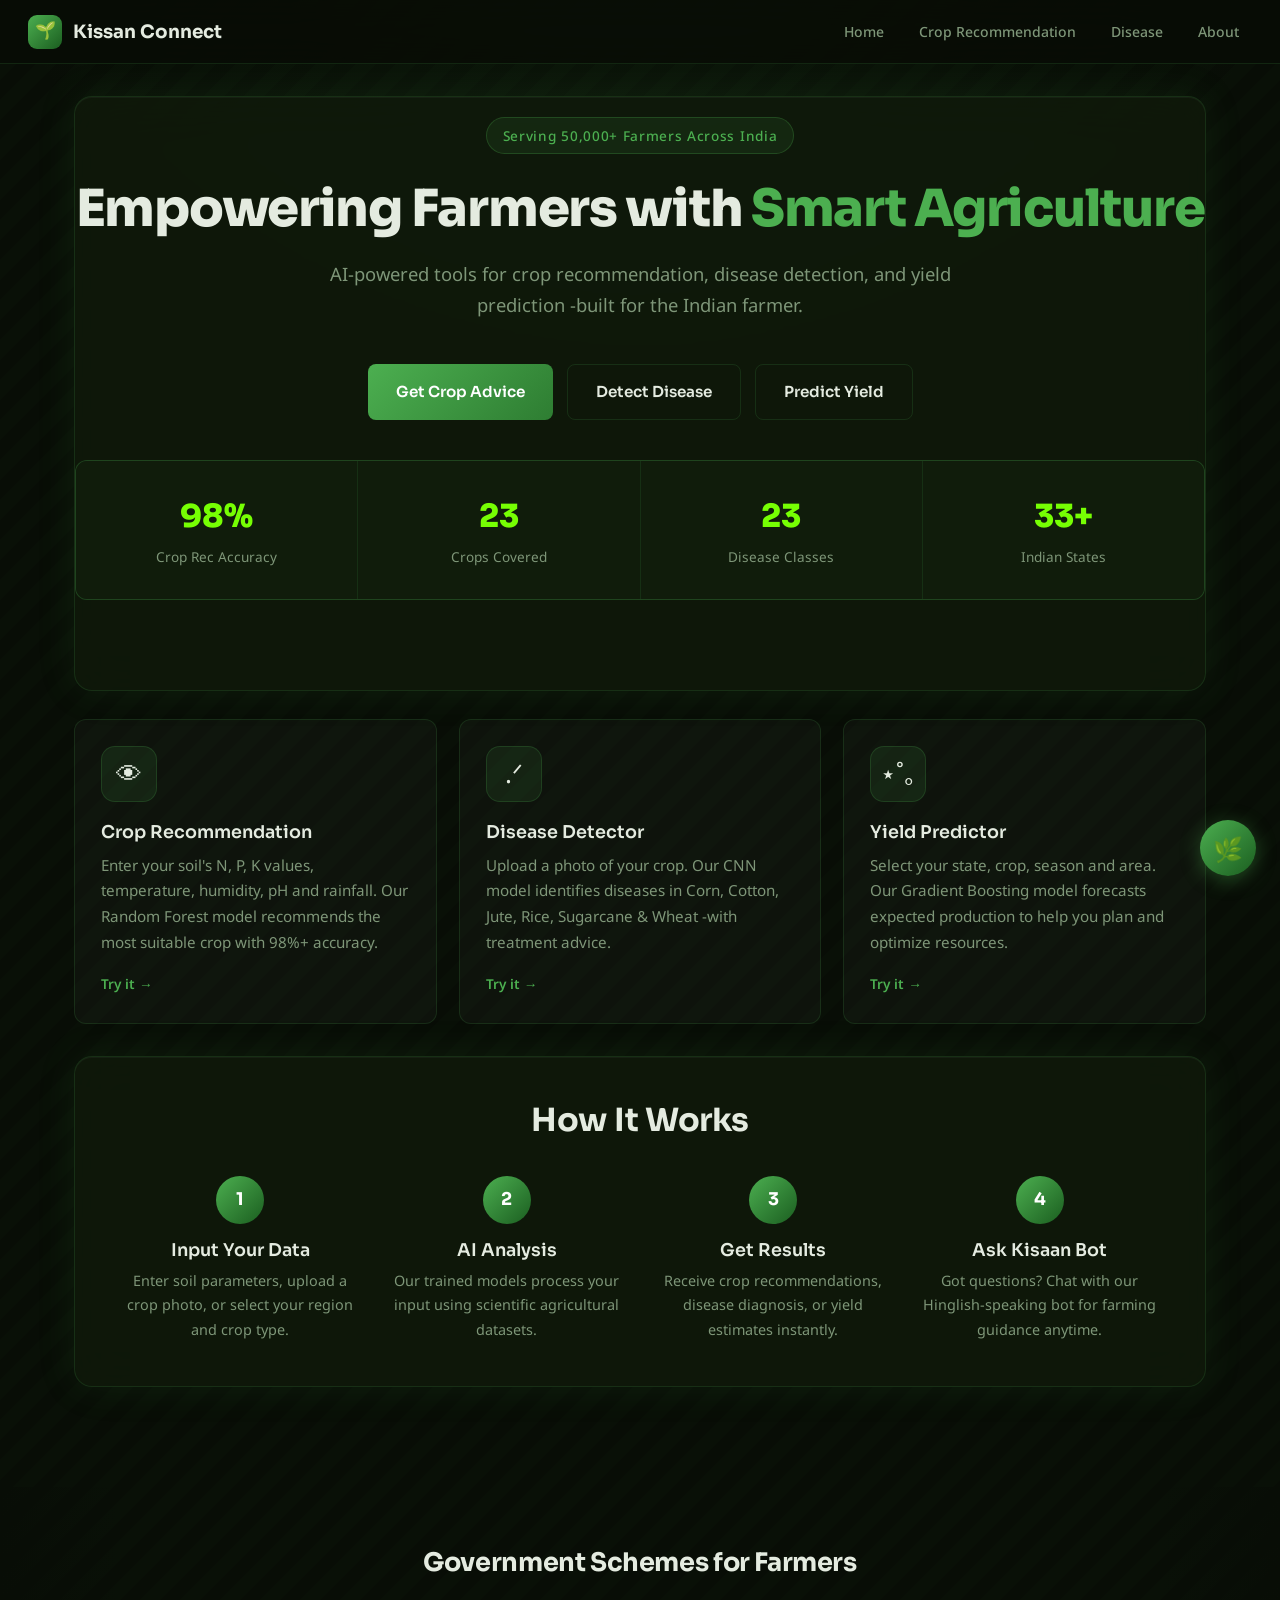
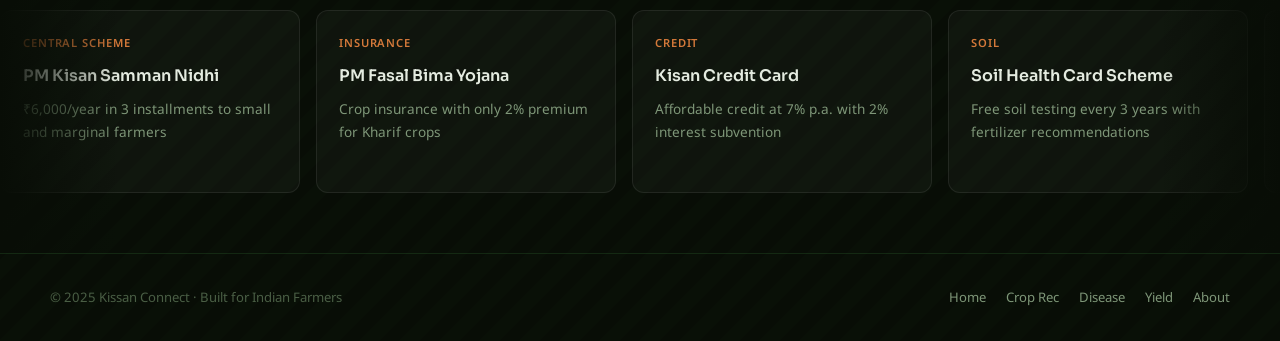
<file: templates/index.html>
<!DOCTYPE html>
<html lang="en">

<head>
  <meta charset="UTF-8">
  <meta name="viewport" content="width=device-width, initial-scale=1.0">
  <title>Kissan Connect  -Smart Agriculture for Indian Farmers</title>
  <link rel="stylesheet" href="/static/css/global.css">
  <style>
    .hero {
      text-align: center;
      padding: 20px 0 50px;
    }

    .hero-tag {
      display: inline-flex;
      align-items: center;
      gap: 8px;
      padding: 6px 16px;
      border-radius: 100px;
      background: rgba(76, 175, 80, 0.1);
      border: 1px solid rgba(76, 175, 80, 0.25);
      color: var(--accent-green);
      font-size: 0.85rem;
      font-weight: 500;
      margin-bottom: 24px;
      letter-spacing: 0.05em;
    }

    .hero h1 span {
      color: var(--accent-green);
    }

    .hero p {
      font-size: 1.15rem;
      color: var(--text-muted);
      max-width: 640px;
      margin: 0 auto 44px;
    }

    .cta-group {
      display: flex;
      gap: 14px;
      justify-content: center;
      flex-wrap: wrap;
    }

    .btn-outline {
      display: inline-flex;
      align-items: center;
      gap: 8px;
      padding: 14px 28px;
      border-radius: 8px;
      border: 1px solid var(--glass-border);
      color: var(--text-main);
      font-family: 'Sora', sans-serif;
      font-weight: 600;
      font-size: 0.95rem;
      text-decoration: none;
      transition: var(--transition);
    }

    .btn-outline:hover {
      border-color: var(--accent-green);
      color: var(--accent-green);
      background: rgba(76, 175, 80, 0.06);
    }

    .btn-solid {
      display: inline-flex;
      align-items: center;
      gap: 8px;
      padding: 14px 28px;
      border-radius: 8px;
      background: linear-gradient(135deg, var(--accent-green), #2e7d32);
      color: #fff;
      font-family: 'Sora', sans-serif;
      font-weight: 600;
      font-size: 0.95rem;
      text-decoration: none;
      transition: var(--transition);
    }

    .btn-solid:hover {
      transform: translateY(-2px);
      box-shadow: 0 8px 24px rgba(76, 175, 80, 0.35);
    }

    .feature-card {
      cursor: pointer;
      position: relative;
      overflow: hidden;
    }

    .feature-card::after {
      content: '';
      position: absolute;
      inset: 0;
      border-radius: var(--radius-md);
      background: linear-gradient(135deg, rgba(76, 175, 80, 0.05), transparent);
      opacity: 0;
      transition: opacity 0.3s;
    }

    .feature-card:hover::after {
      opacity: 1;
    }

    .feature-card:focus {
      outline: 2px solid var(--accent-green);
      outline-offset: 3px;
    }

    .feat-icon {
      width: 56px;
      height: 56px;
      border-radius: 14px;
      background: rgba(76, 175, 80, 0.1);
      border: 1px solid rgba(76, 175, 80, 0.2);
      display: flex;
      align-items: center;
      justify-content: center;
      font-size: 26px;
      margin-bottom: 20px;
      transition: var(--transition);
    }

    .feature-card:hover .feat-icon {
      background: rgba(76, 175, 80, 0.18);
      transform: scale(1.08);
    }

    .feat-arrow {
      display: inline-flex;
      align-items: center;
      gap: 6px;
      color: var(--accent-green);
      font-size: 0.85rem;
      font-weight: 600;
      margin-top: 16px;
      transition: var(--transition);
    }

    .feature-card:hover .feat-arrow {
      gap: 10px;
    }

    /* Stats bar */
    .stats-bar {
      display: grid;
      grid-template-columns: repeat(auto-fit, minmax(160px, 1fr));
      gap: 1px;
      background: var(--glass-border);
      border-radius: var(--radius-md);
      overflow: hidden;
      margin: 40px 0;
      border: 1px solid var(--glass-border);
    }

    .stat-cell {
      background: var(--bg-panel);
      padding: 28px 20px;
      text-align: center;
    }

    .stat-num {
      font-family: 'Sora', sans-serif;
      font-size: 2rem;
      font-weight: 800;
      color: var(--accent-neon);
      display: block;
    }

    .stat-lbl {
      color: var(--text-muted);
      font-size: 0.85rem;
    }

    /* Scheme ticker */
    .scheme-section {
      padding: 60px 0;
      overflow: hidden;
      position: relative;
    }

    .scheme-section::before,
    .scheme-section::after {
      content: '';
      position: absolute;
      top: 0;
      bottom: 0;
      width: 120px;
      z-index: 2;
    }

    .scheme-section::before {
      left: 0;
      background: linear-gradient(to right, var(--bg-deep), transparent);
    }

    .scheme-section::after {
      right: 0;
      background: linear-gradient(to left, var(--bg-deep), transparent);
    }

    .scheme-section h2 {
      text-align: center;
      margin-bottom: 32px;
      font-size: 1.6rem;
    }

    .ticker-wrap {
      overflow: hidden;
    }

    .ticker-track {
      display: flex;
      width: max-content;
      gap: 16px;
      animation: ticker 45s linear infinite;
    }

    .ticker-track:hover {
      animation-play-state: paused;
    }

    @keyframes ticker {
      from {
        transform: translateX(0);
      }

      to {
        transform: translateX(-50%);
      }
    }

    .scheme-card {
      width: 300px;
      flex-shrink: 0;
      padding: 22px;
      background: rgba(255, 255, 255, 0.03);
      border: 1px solid rgba(255, 255, 255, 0.08);
      border-radius: var(--radius-md);
      transition: var(--transition);
    }

    .scheme-card:hover {
      border-color: rgba(76, 175, 80, 0.35);
      background: rgba(76, 175, 80, 0.04);
    }

    .scheme-badge {
      font-size: 0.7rem;
      font-weight: 600;
      letter-spacing: 0.08em;
      text-transform: uppercase;
      color: var(--accent-terra);
      margin-bottom: 10px;
      display: block;
    }

    .scheme-name {
      font-family: 'Sora', sans-serif;
      font-weight: 600;
      font-size: 1rem;
      margin-bottom: 8px;
    }

    .scheme-desc {
      font-size: 0.85rem;
      color: var(--text-muted);
    }

    /* How it works */
    .steps {
      display: grid;
      grid-template-columns: repeat(auto-fit, minmax(220px, 1fr));
      gap: 24px;
      margin-top: 36px;
    }

    .step {
      text-align: center;
    }

    .step-num {
      width: 48px;
      height: 48px;
      border-radius: 50%;
      background: linear-gradient(135deg, var(--accent-green), #1b5e20);
      color: #fff;
      font-family: 'Sora', sans-serif;
      font-weight: 700;
      font-size: 1.1rem;
      display: flex;
      align-items: center;
      justify-content: center;
      margin: 0 auto 16px;
    }
  </style>
</head>

<body>
  <script src="/static/js/navbar-component.js"></script>

  <div class="main-container">
    <!-- HERO -->
    <div class="glass-panel hero">
      <div class="hero-tag">   Serving 50,000+ Farmers Across India</div>
      <h1>Empowering Farmers with <span>Smart Agriculture</span></h1>
      <p>AI-powered tools for crop recommendation, disease detection, and yield prediction  -built for the Indian
        farmer.</p>
      <div class="cta-group">
        <a href="/crop-predictor" class="btn-solid">Get Crop Advice</a>
        <a href="/disease-predictor" class="btn-outline">Detect Disease</a>
        <a href="/yield-predictor" class="btn-outline">Predict Yield</a>
      </div>

      <!-- Stats -->
      <div class="stats-bar">
        <div class="stat-cell"><span class="stat-num">98%</span><span class="stat-lbl">Crop Rec Accuracy</span></div>
        <div class="stat-cell"><span class="stat-num">23</span><span class="stat-lbl">Crops Covered</span></div>
        <div class="stat-cell"><span class="stat-num">23</span><span class="stat-lbl">Disease Classes</span></div>
        <div class="stat-cell"><span class="stat-num">33+</span><span class="stat-lbl">Indian States</span></div>
      </div>
    </div>

    <!-- FEATURES -->
    <div class="grid-3">
      <div class="glass-card feature-card" tabindex="0" onclick="location.href='/crop-predictor'"
        onkeypress="if(event.key==='Enter')location.href='/crop-predictor'">
        <div class="feat-icon"> 👁 </div>
        <h3>Crop Recommendation</h3>
        <p style="color:var(--text-muted); margin-top:10px; font-size:0.95rem;">
          Enter your soil's N, P, K values, temperature, humidity, pH and rainfall. Our Random Forest model recommends
          the most suitable crop with 98%+ accuracy.
        </p>
        <div class="feat-arrow">Try it →</div>
      </div>
      <div class="glass-card feature-card" tabindex="0" onclick="location.href='/disease-predictor'"
        onkeypress="if(event.key==='Enter')location.href='/disease-predictor'">
        <div class="feat-icon"> .ᐟ </div>
        <h3>Disease Detector</h3>
        <p style="color:var(--text-muted); margin-top:10px; font-size:0.95rem;">
          Upload a photo of your crop. Our CNN model identifies diseases in Corn, Cotton, Jute, Rice, Sugarcane & Wheat
           -with treatment advice.
        </p>
        <div class="feat-arrow">Try it →</div>
      </div>
      <div class="glass-card feature-card" tabindex="0" onclick="location.href='/yield-predictor'"
        onkeypress="if(event.key==='Enter')location.href='/yield-predictor'">
        <div class="feat-icon"> ⋆˚｡ </div>
        <h3>Yield Predictor</h3>
        <p style="color:var(--text-muted); margin-top:10px; font-size:0.95rem;">
          Select your state, crop, season and area. Our Gradient Boosting model forecasts expected production to help
          you plan and optimize resources.
        </p>
        <div class="feat-arrow">Try it →</div>
      </div>
    </div>

    <!-- HOW IT WORKS -->
    <div class="glass-panel" style="margin-top:32px;">
      <h2 style="text-align:center;">How It Works</h2>
      <div class="steps">
        <div class="step">
          <div class="step-num">1</div>
          <h3>Input Your Data</h3>
          <p style="color:var(--text-muted); margin-top:8px; font-size:0.9rem;">Enter soil parameters, upload a crop
            photo, or select your region and crop type.</p>
        </div>
        <div class="step">
          <div class="step-num">2</div>
          <h3>AI Analysis</h3>
          <p style="color:var(--text-muted); margin-top:8px; font-size:0.9rem;">Our trained models process your input
            using scientific agricultural datasets.</p>
        </div>
        <div class="step">
          <div class="step-num">3</div>
          <h3>Get Results</h3>
          <p style="color:var(--text-muted); margin-top:8px; font-size:0.9rem;">Receive crop recommendations, disease
            diagnosis, or yield estimates instantly.</p>
        </div>
        <div class="step">
          <div class="step-num">4</div>
          <h3>Ask Kisaan Bot</h3>
          <p style="color:var(--text-muted); margin-top:8px; font-size:0.9rem;">Got questions? Chat with our
            Hinglish-speaking bot for farming guidance anytime.</p>
        </div>
      </div>
    </div>
  </div>

  <!-- SCHEMES TICKER -->
  <div class="scheme-section">
    <h2>Government Schemes for Farmers</h2>
    <div class="ticker-wrap">
      <div class="ticker-track">
        <!-- First set -->
        <div class="scheme-card"><span class="scheme-badge">Central Scheme</span>
          <div class="scheme-name">PM Kisan Samman Nidhi</div>
          <div class="scheme-desc">₹6,000/year in 3 installments to small and marginal farmers</div>
        </div>
        <div class="scheme-card"><span class="scheme-badge">Insurance</span>
          <div class="scheme-name">PM Fasal Bima Yojana</div>
          <div class="scheme-desc">Crop insurance with only 2% premium for Kharif crops</div>
        </div>
        <div class="scheme-card"><span class="scheme-badge">Credit</span>
          <div class="scheme-name">Kisan Credit Card</div>
          <div class="scheme-desc">Affordable credit at 7% p.a. with 2% interest subvention</div>
        </div>
        <div class="scheme-card"><span class="scheme-badge">Soil</span>
          <div class="scheme-name">Soil Health Card Scheme</div>
          <div class="scheme-desc">Free soil testing every 3 years with fertilizer recommendations</div>
        </div>
        <div class="scheme-card"><span class="scheme-badge">Organic</span>
          <div class="scheme-name">Paramparagat Krishi Vikas</div>
          <div class="scheme-desc">₹50,000/hectare support for organic farming practices</div>
        </div>
        <div class="scheme-card"><span class="scheme-badge">Market</span>
          <div class="scheme-name">eNAM  -National Agri Market</div>
          <div class="scheme-desc">Online platform connecting farmers to 1000+ mandis across India</div>
        </div>
        <div class="scheme-card"><span class="scheme-badge">Irrigation</span>
          <div class="scheme-name">PM Krishi Sinchayee Yojana</div>
          <div class="scheme-desc">"Har Khet Ko Pani"  -irrigation access to every farm</div>
        </div>
        <div class="scheme-card"><span class="scheme-badge">Storage</span>
          <div class="scheme-name">Pradhan Mantri Kisan SAMPADA</div>
          <div class="scheme-desc">Cold chain infrastructure and food processing support</div>
        </div>
        <!-- Duplicate for infinite scroll -->
        <div class="scheme-card"><span class="scheme-badge">Central Scheme</span>
          <div class="scheme-name">PM Kisan Samman Nidhi</div>
          <div class="scheme-desc">₹6,000/year in 3 installments to small and marginal farmers</div>
        </div>
        <div class="scheme-card"><span class="scheme-badge">Insurance</span>
          <div class="scheme-name">PM Fasal Bima Yojana</div>
          <div class="scheme-desc">Crop insurance with only 2% premium for Kharif crops</div>
        </div>
        <div class="scheme-card"><span class="scheme-badge">Credit</span>
          <div class="scheme-name">Kisan Credit Card</div>
          <div class="scheme-desc">Affordable credit at 7% p.a. with 2% interest subvention</div>
        </div>
        <div class="scheme-card"><span class="scheme-badge">Soil</span>
          <div class="scheme-name">Soil Health Card Scheme</div>
          <div class="scheme-desc">Free soil testing every 3 years with fertilizer recommendations</div>
        </div>
        <div class="scheme-card"><span class="scheme-badge">Organic</span>
          <div class="scheme-name">Paramparagat Krishi Vikas</div>
          <div class="scheme-desc">₹50,000/hectare support for organic farming practices</div>
        </div>
        <div class="scheme-card"><span class="scheme-badge">Market</span>
          <div class="scheme-name">eNAM  -National Agri Market</div>
          <div class="scheme-desc">Online platform connecting farmers to 1000+ mandis across India</div>
        </div>
        <div class="scheme-card"><span class="scheme-badge">Irrigation</span>
          <div class="scheme-name">PM Krishi Sinchayee Yojana</div>
          <div class="scheme-desc">"Har Khet Ko Pani"  -irrigation access to every farm</div>
        </div>
        <div class="scheme-card"><span class="scheme-badge">Storage</span>
          <div class="scheme-name">Pradhan Mantri Kisan SAMPADA</div>
          <div class="scheme-desc">Cold chain infrastructure and food processing support</div>
        </div>
      </div>
    </div>
  </div>

  <script src="/static/js/fretbot-chat-widget.js"></script>

  <!-- Footer -->
  <footer>
    <div class="footer-inner">
      <span>© 2025 Kissan Connect · Built for Indian Farmers</span>
      <span style="display:flex;gap:20px;">
        <a href="/">Home</a>
        <a href="/crop-predictor">Crop Rec</a>
        <a href="/disease-predictor">Disease</a>
        <a href="/yield-predictor">Yield</a>
        <a href="/about">About</a>
      </span>
    </div>
  </footer>

</body>

</html>
</file>
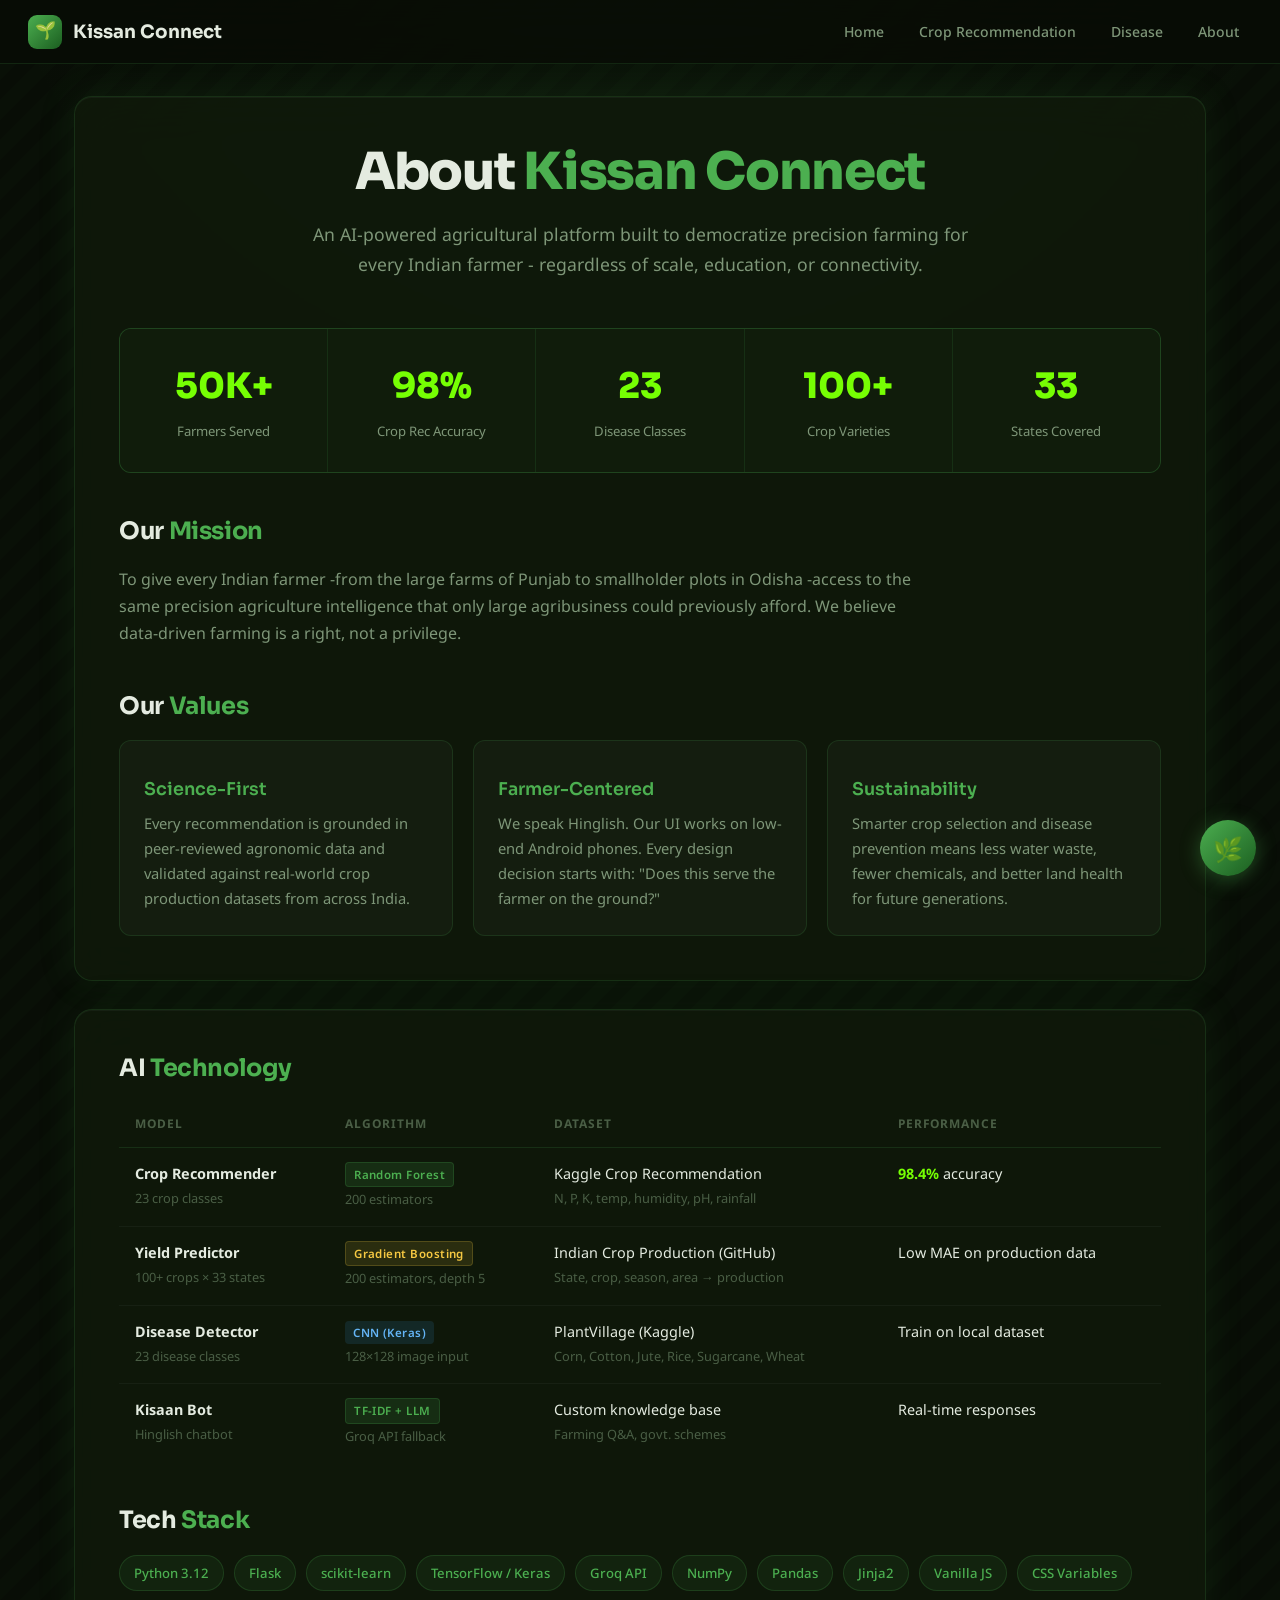
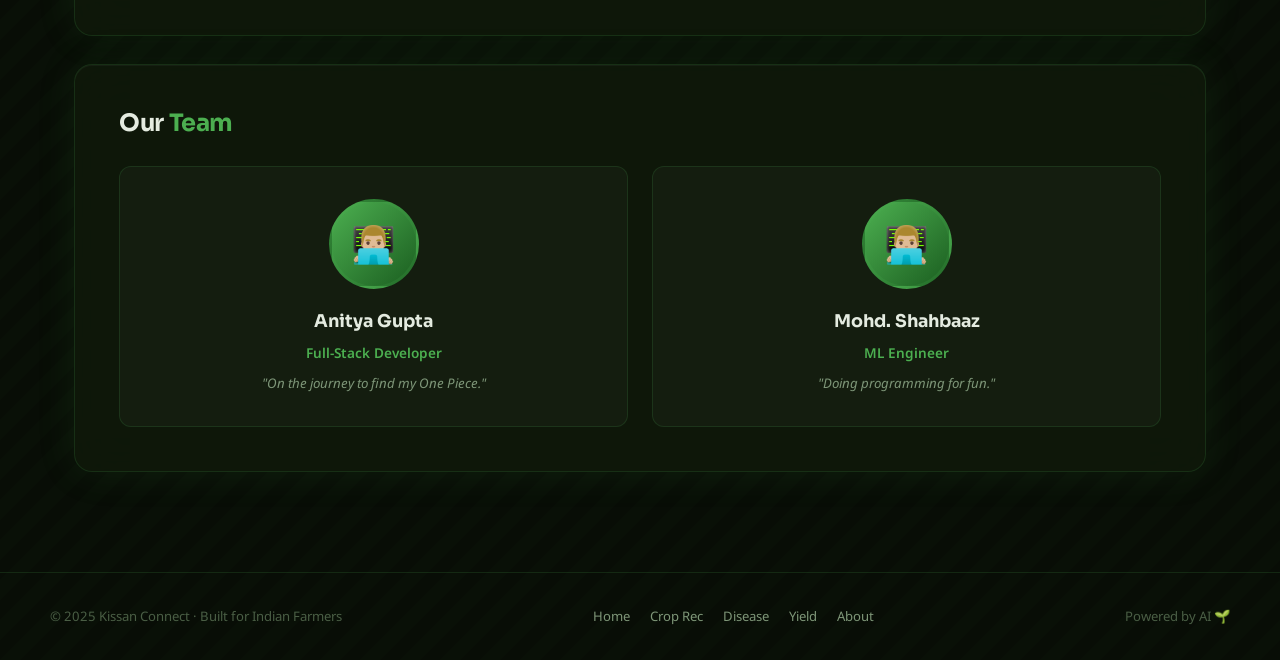
<file: templates/about.html>
<!DOCTYPE html>
<html lang="en">

<head>
  <meta charset="UTF-8">
  <meta name="viewport" content="width=device-width, initial-scale=1.0">
  <title>About  -Kissan Connect</title>
  <link rel="stylesheet" href="/static/css/global.css">
  <style>
    .hero-about {
      text-align: center;
      margin-bottom: 48px;
    }

    .hero-about p {
      color: var(--text-muted);
      max-width: 680px;
      margin: 0 auto;
      font-size: 1.1rem;
    }

    .stat-grid {
      display: grid;
      grid-template-columns: repeat(auto-fit, minmax(150px, 1fr));
      gap: 1px;
      background: var(--glass-border);
      border: 1px solid var(--glass-border);
      border-radius: var(--radius-md);
      overflow: hidden;
      margin: 40px 0;
    }

    .stat-cell {
      background: var(--bg-panel);
      padding: 28px 16px;
      text-align: center;
    }

    .stat-n {
      font-family: 'Sora', sans-serif;
      font-size: 2.2rem;
      font-weight: 800;
      color: var(--accent-neon);
      display: block;
    }

    .stat-l {
      color: var(--text-muted);
      font-size: 0.82rem;
      margin-top: 4px;
    }

    .section-title {
      font-size: 1.5rem;
      color: var(--text-main);
      margin: 44px 0 20px;
    }

    .section-title span {
      color: var(--accent-green);
    }

    .value-grid {
      display: grid;
      grid-template-columns: repeat(auto-fit, minmax(240px, 1fr));
      gap: 20px;
    }

    .value-card {
      padding: 24px;
    }

    .value-icon {
      font-size: 32px;
      margin-bottom: 14px;
    }

    .value-card h3 {
      color: var(--accent-green);
      margin-bottom: 10px;
    }

    .value-card p {
      color: var(--text-muted);
      font-size: 0.92rem;
    }

    .tech-list {
      display: flex;
      flex-wrap: wrap;
      gap: 10px;
      margin-top: 16px;
    }

    .tech-pill {
      padding: 6px 14px;
      border-radius: 100px;
      font-size: 0.82rem;
      font-weight: 500;
      background: rgba(76, 175, 80, 0.08);
      border: 1px solid rgba(76, 175, 80, 0.2);
      color: var(--accent-green);
    }

    .team-grid {
      display: grid;
      grid-template-columns: repeat(auto-fit, minmax(220px, 1fr));
      gap: 24px;
      margin-top: 28px;
    }

    .team-card {
      text-align: center;
      padding: 32px 20px;
    }

    .team-avatar {
      width: 90px;
      height: 90px;
      border-radius: 50%;
      margin: 0 auto 18px;
      background: linear-gradient(135deg, var(--accent-green), #1b5e20);
      display: flex;
      align-items: center;
      justify-content: center;
      font-size: 36px;
      border: 3px solid var(--glass-border);
    }

    .team-name {
      font-family: 'Sora', sans-serif;
      font-weight: 700;
      font-size: 1.1rem;
      margin-bottom: 4px;
    }

    .team-role {
      color: var(--accent-green);
      font-size: 0.85rem;
      font-weight: 600;
      margin-bottom: 8px;
    }

    .team-bio {
      color: var(--text-muted);
      font-size: 0.83rem;
      font-style: italic;
    }

    .model-table {
      width: 100%;
      border-collapse: collapse;
      margin-top: 20px;
      font-size: 0.9rem;
    }

    .model-table th {
      text-align: left;
      padding: 12px 16px;
      color: var(--text-dim);
      font-size: 0.75rem;
      text-transform: uppercase;
      letter-spacing: 0.08em;
      border-bottom: 1px solid var(--glass-border);
    }

    .model-table td {
      padding: 14px 16px;
      border-bottom: 1px solid rgba(255, 255, 255, 0.04);
      color: var(--text-main);
      vertical-align: top;
    }

    .model-table tr:last-child td {
      border-bottom: none;
    }

    .badge {
      display: inline-block;
      padding: 2px 8px;
      border-radius: 4px;
      font-size: 0.72rem;
      font-weight: 600;
    }

    .badge-green {
      background: rgba(76, 175, 80, 0.15);
      color: var(--accent-green);
    }

    .badge-gold {
      background: rgba(245, 200, 66, 0.12);
      color: var(--accent-gold);
    }

    .badge-blue {
      background: rgba(66, 165, 245, 0.12);
      color: #64b5f6;
    }
  </style>
</head>

<body>
  <script src="/static/js/navbar-component.js"></script>

  <div class="main-container">
    <!-- HERO -->
    <div class="glass-panel">
      <div class="hero-about">
        <h1>About <span style="color:var(--accent-green)">Kissan Connect</span></h1>
        <p>An AI-powered agricultural platform built to democratize precision farming for every Indian farmer -
          regardless of scale, education, or connectivity.</p>
      </div>

      <div class="stat-grid">
        <div class="stat-cell"><span class="stat-n">50K+</span><span class="stat-l">Farmers Served</span></div>
        <div class="stat-cell"><span class="stat-n">98%</span><span class="stat-l">Crop Rec Accuracy</span></div>
        <div class="stat-cell"><span class="stat-n">23</span><span class="stat-l">Disease Classes</span></div>
        <div class="stat-cell"><span class="stat-n">100+</span><span class="stat-l">Crop Varieties</span></div>
        <div class="stat-cell"><span class="stat-n">33</span><span class="stat-l">States Covered</span></div>
      </div>

      <h2 class="section-title">Our <span>Mission</span></h2>
      <p style="color:var(--text-muted); max-width:800px;">
        To give every Indian farmer  -from the large farms of Punjab to smallholder plots in Odisha  -access to the same
        precision agriculture intelligence that only large agribusiness could previously afford. We believe data-driven
        farming is a right, not a privilege.
      </p>

      <h2 class="section-title">Our <span>Values</span></h2>
      <div class="value-grid">
        <div class="glass-card value-card">
          <div class="value-icon"> </div>
          <h3>Science-First</h3>
          <p>Every recommendation is grounded in peer-reviewed agronomic data and validated against real-world crop
            production datasets from across India.</p>
        </div>
        <div class="glass-card value-card">
          <div class="value-icon">  </div>
          <h3>Farmer-Centered</h3>
          <p>We speak Hinglish. Our UI works on low-end Android phones. Every design decision starts with: "Does this
            serve the farmer on the ground?"</p>
        </div>
        <div class="glass-card value-card">
          <div class="value-icon">  </div>
          <h3>Sustainability</h3>
          <p>Smarter crop selection and disease prevention means less water waste, fewer chemicals, and better land
            health for future generations.</p>
        </div>
      </div>
    </div>

    <!-- TECHNOLOGY -->
    <div class="glass-panel">
      <h2 class="section-title" style="margin-top:0;">AI <span>Technology</span></h2>
      <table class="model-table">
        <thead>
          <tr>
            <th>Model</th>
            <th>Algorithm</th>
            <th>Dataset</th>
            <th>Performance</th>
          </tr>
        </thead>
        <tbody>
          <tr>
            <td><strong>Crop Recommender</strong><br><span style="color:var(--text-dim);font-size:0.8rem;">23 crop
                classes</span></td>
            <td><span class="badge badge-green">Random Forest</span><br><span
                style="color:var(--text-dim);font-size:0.8rem;">200 estimators</span></td>
            <td>Kaggle Crop Recommendation<br><span style="color:var(--text-dim);font-size:0.8rem;">N, P, K, temp,
                humidity, pH, rainfall</span></td>
            <td><strong style="color:var(--accent-neon);">98.4%</strong> accuracy</td>
          </tr>
          <tr>
            <td><strong>Yield Predictor</strong><br><span style="color:var(--text-dim);font-size:0.8rem;">100+ crops ×
                33 states</span></td>
            <td><span class="badge badge-gold">Gradient Boosting</span><br><span
                style="color:var(--text-dim);font-size:0.8rem;">200 estimators, depth 5</span></td>
            <td>Indian Crop Production (GitHub)<br><span style="color:var(--text-dim);font-size:0.8rem;">State, crop,
                season, area → production</span></td>
            <td>Low MAE on production data</td>
          </tr>
          <tr>
            <td><strong>Disease Detector</strong><br><span style="color:var(--text-dim);font-size:0.8rem;">23 disease
                classes</span></td>
            <td><span class="badge badge-blue">CNN (Keras)</span><br><span
                style="color:var(--text-dim);font-size:0.8rem;">128×128 image input</span></td>
            <td>PlantVillage (Kaggle)<br><span style="color:var(--text-dim);font-size:0.8rem;">Corn, Cotton, Jute, Rice,
                Sugarcane, Wheat</span></td>
            <td>Train on local dataset</td>
          </tr>
          <tr>
            <td><strong>Kisaan Bot</strong><br><span style="color:var(--text-dim);font-size:0.8rem;">Hinglish
                chatbot</span></td>
            <td><span class="badge badge-green">TF-IDF + LLM</span><br><span
                style="color:var(--text-dim);font-size:0.8rem;">Groq API fallback</span></td>
            <td>Custom knowledge base<br><span style="color:var(--text-dim);font-size:0.8rem;">Farming Q&amp;A, govt.
                schemes</span></td>
            <td>Real-time responses</td>
          </tr>
        </tbody>
      </table>

      <h2 class="section-title">Tech <span>Stack</span></h2>
      <div class="tech-list">
        <span class="tech-pill">Python 3.12</span>
        <span class="tech-pill">Flask</span>
        <span class="tech-pill">scikit-learn</span>
        <span class="tech-pill">TensorFlow / Keras</span>
        <span class="tech-pill">Groq API</span>
        <span class="tech-pill">NumPy</span>
        <span class="tech-pill">Pandas</span>
        <span class="tech-pill">Jinja2</span>
        <span class="tech-pill">Vanilla JS</span>
        <span class="tech-pill">CSS Variables</span>
      </div>
    </div>

    <!-- TEAM -->
    <div class="glass-panel">
      <h2 class="section-title" style="margin-top:0;">Our <span>Team</span></h2>
      <div class="team-grid">
        <div class="glass-card team-card">
          <div class="team-avatar">👨🏼‍💻</div>
          <div class="team-name">Anitya Gupta</div>
          <div class="team-role">Full-Stack Developer</div>
          <div class="team-bio">"On the journey to find my One Piece."</div>
        </div>
        <div class="glass-card team-card">
          <div class="team-avatar">👨🏼‍💻</div>
          <div class="team-name">Mohd. Shahbaaz</div>
          <div class="team-role">ML Engineer</div>
          <div class="team-bio">"Doing programming for fun."</div>
        </div>
      </div>
    </div>
  </div>

  <script src="/static/js/fretbot-chat-widget.js"></script>

  <!-- Footer -->
  <footer>
    <div class="footer-inner">
      <span>© 2025 Kissan Connect · Built for Indian Farmers</span>
      <span style="display:flex;gap:20px;">
        <a href="/">Home</a>
        <a href="/crop-predictor">Crop Rec</a>
        <a href="/disease-predictor">Disease</a>
        <a href="/yield-predictor">Yield</a>
        <a href="/about">About</a>
      </span>
      <span>Powered by AI 🌱</span>
    </div>
  </footer>

</body>

</html>
</file>
<file: static/css/global.css>
/* ═══════════════════════════════════════════════════════════
   KISSAN CONNECT  -Global Stylesheet v2
   Theme: Deep Forest + Terracotta
   Fonts: Sora (display) · Noto Sans (body)
═══════════════════════════════════════════════════════════ */

@import url('https://fonts.googleapis.com/css2?family=Sora:wght@300;400;500;600;700;800&family=Noto+Sans:ital,wght@0,300;0,400;0,500;0,600;1,400&display=swap');

/* ── Tokens ── */
:root {
  --bg-deep:      #080d06;
  --bg-mid:       #0f1a0b;
  --bg-panel:     rgba(15,26,11,0.88);
  --accent-green: #4caf50;
  --accent-light: #81c784;
  --accent-neon:  #76ff03;
  --accent-terra: #d4793a;
  --accent-gold:  #f5c842;
  --text-main:    #e4ebe0;
  --text-muted:   #7e9678;
  --text-dim:     #4a5e45;
  --glass-border: rgba(76,175,80,0.16);
  --glass-bg:     rgba(255,255,255,0.028);
  --glow:         0 0 40px rgba(76,175,80,0.10);
  --radius-lg:    18px;
  --radius-md:    12px;
  --radius-sm:    8px;
  --ease:         cubic-bezier(0.4,0,0.2,1);
  --transition:   all 0.26s var(--ease);
}

/* ── Reset ── */
*,*::before,*::after { box-sizing:border-box; margin:0; padding:0; }
html { scroll-behavior:smooth; -webkit-text-size-adjust:100%; }
img,svg { display:block; max-width:100%; }
button { font-family:inherit; }

/* ── Body ── */
body {
  font-family:'Noto Sans',sans-serif;
  background-color:var(--bg-deep);
  color:var(--text-main);
  min-height:100vh;
  line-height:1.7;
  /* subtle grid texture */
  background-image:
    radial-gradient(ellipse 90% 50% at 50% -10%, rgba(76,175,80,0.07) 0%, transparent 60%),
    url("data:image/svg+xml,%3Csvg width='40' height='40' viewBox='0 0 40 40' xmlns='http://www.w3.org/2000/svg'%3E%3Cg fill='%234caf50' fill-opacity='0.018'%3E%3Cpath d='M0 40L40 0H20L0 20M40 40V20L20 40'/%3E%3C/g%3E%3C/svg%3E");
}

/* ── Typography ── */
h1,h2,h3,h4 { font-family:'Sora',sans-serif; line-height:1.2; }
h1 { font-size:clamp(1.9rem,5vw,3.2rem); font-weight:800; letter-spacing:-0.025em; margin-bottom:18px; }
h2 { font-size:clamp(1.4rem,3vw,2rem);   font-weight:700; letter-spacing:-0.015em; }
h3 { font-size:1.1rem; font-weight:600; }
p  { color:var(--text-muted); }

/* ── Layout ── */
.main-container {
  max-width:1180px;
  margin:0 auto;
  padding:96px 24px 72px;
}
@media(max-width:600px){ .main-container{ padding:84px 16px 56px; } }

/* ── Glass card / panel ── */
.glass-panel {
  background:var(--bg-panel);
  border:1px solid var(--glass-border);
  border-radius:var(--radius-lg);
  padding:44px;
  backdrop-filter:blur(24px);
  -webkit-backdrop-filter:blur(24px);
  box-shadow:var(--glow), inset 0 1px 0 rgba(255,255,255,0.04);
  margin-bottom:28px;
}
@media(max-width:600px){ .glass-panel{ padding:24px 18px; } }

.glass-card {
  background:var(--glass-bg);
  border:1px solid var(--glass-border);
  border-radius:var(--radius-md);
  padding:26px;
  transition:var(--transition);
}
.glass-card:hover {
  border-color:rgba(76,175,80,0.38);
  background:rgba(76,175,80,0.045);
  transform:translateY(-3px);
  box-shadow:0 14px 40px rgba(0,0,0,0.28), 0 0 18px rgba(76,175,80,0.08);
}

/* ── Grids ── */
.grid-3 { display:grid; grid-template-columns:repeat(auto-fit,minmax(240px,1fr)); gap:22px; }
.grid-2 { display:grid; grid-template-columns:repeat(auto-fit,minmax(260px,1fr)); gap:22px; }

/* ── Form elements ── */
label {
  display:block;
  margin-bottom:7px;
  font-size:0.875rem;
  font-weight:500;
  color:var(--text-muted);
  letter-spacing:0.01em;
}
input[type="text"],
input[type="number"],
input[type="email"],
input[type="password"],
select,
textarea {
  width:100%;
  padding:13px 16px;
  background:rgba(255,255,255,0.038);
  border:1px solid rgba(76,175,80,0.18);
  border-radius:var(--radius-sm);
  color:var(--text-main);
  font-family:'Noto Sans',sans-serif;
  font-size:0.975rem;
  transition:var(--transition);
  outline:none;
  appearance:none;
  -webkit-appearance:none;
}
input::placeholder { color:var(--text-dim); }
input:focus,select:focus,textarea:focus {
  border-color:var(--accent-green);
  background:rgba(76,175,80,0.055);
  box-shadow:0 0 0 3px rgba(76,175,80,0.11);
}
input:invalid:not(:placeholder-shown) {
  border-color:rgba(239,83,80,0.5);
}
select {
  background-image:url("data:image/svg+xml,%3Csvg xmlns='http://www.w3.org/2000/svg' width='12' height='7' viewBox='0 0 12 7'%3E%3Cpath d='M1 1l5 5 5-5' stroke='%234caf50' stroke-width='1.5' fill='none' stroke-linecap='round' stroke-linejoin='round'/%3E%3C/svg%3E");
  background-repeat:no-repeat;
  background-position:right 14px center;
  padding-right:40px;
  cursor:pointer;
}
select option { background:#152010; color:var(--text-main); }

/* ── Buttons ── */
.btn-primary {
  display:inline-flex; align-items:center; justify-content:center; gap:9px;
  width:100%; padding:15px 28px;
  background:linear-gradient(135deg,#4caf50 0%,#2e7d32 100%);
  color:#fff; border:none; border-radius:var(--radius-sm);
  font-family:'Sora',sans-serif; font-size:0.975rem; font-weight:600;
  letter-spacing:0.025em; cursor:pointer;
  transition:var(--transition); position:relative; overflow:hidden;
  box-shadow:0 2px 12px rgba(76,175,80,0.22);
}
.btn-primary::after {
  content:''; position:absolute; inset:0;
  background:linear-gradient(135deg,rgba(255,255,255,0.14),transparent 60%);
  opacity:0; transition:opacity 0.2s;
}
.btn-primary:hover::after { opacity:1; }
.btn-primary:hover { transform:translateY(-2px); box-shadow:0 8px 22px rgba(76,175,80,0.32); }
.btn-primary:active { transform:translateY(0); }
.btn-primary:disabled {
  opacity:0.42; cursor:not-allowed;
  transform:none !important; box-shadow:none !important;
}

/* ── Alerts / Error ── */
.alert-error {
  padding:13px 18px; border-radius:var(--radius-sm);
  background:rgba(239,83,80,0.09); border:1px solid rgba(239,83,80,0.28);
  color:#ef9a9a; font-size:0.9rem; margin-bottom:22px;
  display:flex; align-items:flex-start; gap:10px;
}
.alert-error::before { content:'⚠'; flex-shrink:0; }

/* ── Spinner ── */
.spinner {
  width:36px; height:36px;
  border:3px solid rgba(255,255,255,0.07);
  border-top-color:var(--accent-green);
  border-radius:50%;
  animation:spin 0.85s linear infinite;
  margin:0 auto 10px;
}
@keyframes spin { to { transform:rotate(360deg); } }

/* ── Loading overlay ── */
.loading-block {
  display:none; text-align:center;
  padding:20px 0; color:var(--text-muted); font-size:0.88rem;
}

/* ═══════════════════════════════════════════
   NAV
═══════════════════════════════════════════ */
nav {
  position:fixed; top:0; left:0; right:0; z-index:900;
  height:64px; padding:0 28px;
  display:flex; align-items:center; justify-content:space-between;
  background:rgba(8,13,6,0.90);
  border-bottom:1px solid var(--glass-border);
  backdrop-filter:blur(22px); -webkit-backdrop-filter:blur(22px);
}
.nav-brand {
  display:flex; align-items:center; gap:11px;
  text-decoration:none;
  font-family:'Sora',sans-serif; font-weight:700; font-size:1.15rem;
  color:var(--text-main); flex-shrink:0;
}
.nav-brand .brand-icon {
  width:34px; height:34px; border-radius:9px;
  background:linear-gradient(135deg,var(--accent-green),#1b5e20);
  display:flex; align-items:center; justify-content:center; font-size:17px;
}
.nav-links { display:flex; align-items:center; gap:4px; list-style:none; }
.nav-links a {
  display:flex; align-items:center; gap:5px;
  padding:7px 13px; border-radius:var(--radius-sm);
  text-decoration:none; color:var(--text-muted);
  font-size:0.875rem; font-weight:500; transition:var(--transition);
  white-space:nowrap;
}
.nav-links a:hover  { color:var(--text-main); background:rgba(76,175,80,0.09); }
.nav-links a.active { color:var(--accent-neon); background:rgba(118,255,3,0.07); }

.nav-hamburger {
  display:none; flex-direction:column; gap:5px;
  cursor:pointer; padding:7px; border:none; background:none;
  border-radius:6px; transition:var(--transition);
}
.nav-hamburger:hover { background:rgba(255,255,255,0.06); }
.nav-hamburger span {
  display:block; width:22px; height:2px;
  background:var(--text-main); border-radius:2px; transition:var(--transition);
}
.nav-hamburger.open span:nth-child(1) { transform:translateY(7px) rotate(45deg); }
.nav-hamburger.open span:nth-child(2) { opacity:0; transform:scaleX(0); }
.nav-hamburger.open span:nth-child(3) { transform:translateY(-7px) rotate(-45deg); }

@media(max-width:780px){
  .nav-hamburger { display:flex; }
  .nav-links {
    position:fixed; top:64px; left:0; right:0;
    background:rgba(8,13,6,0.97); border-bottom:1px solid var(--glass-border);
    flex-direction:column; padding:12px; gap:2px; align-items:stretch;
    transform:translateY(-110%); opacity:0; pointer-events:none;
    transition:transform 0.28s var(--ease), opacity 0.28s var(--ease);
    backdrop-filter:blur(22px);
  }
  .nav-links.open { transform:translateY(0); opacity:1; pointer-events:all; }
  .nav-links a { padding:11px 16px; }
}

/* ═══════════════════════════════════════════
   CHAT WIDGET
═══════════════════════════════════════════ */
#chatWidget {
  position:fixed; bottom:24px; right:24px; z-index:800;
}
#chatToggle {
  width:56px; height:56px; border-radius:50%;
  background:linear-gradient(135deg,var(--accent-green),#1b5e20);
  border:none; cursor:pointer;
  display:flex; align-items:center; justify-content:center; font-size:24px;
  box-shadow:0 4px 20px rgba(76,175,80,0.38);
  transition:var(--transition); position:relative;
}
#chatToggle:hover { transform:scale(1.07); box-shadow:0 6px 28px rgba(76,175,80,0.50); }
#chatWindow {
  position:absolute; bottom:70px; right:0;
  width:348px; height:490px;
  background:var(--bg-panel);
  border:1px solid var(--glass-border);
  border-radius:var(--radius-lg);
  display:flex; flex-direction:column; overflow:hidden;
  box-shadow:0 24px 60px rgba(0,0,0,0.55);
  backdrop-filter:blur(22px);
  transform-origin:bottom right;
  transform:scale(0.88) translateY(8px);
  opacity:0; pointer-events:none;
  transition:transform 0.24s var(--ease), opacity 0.24s var(--ease);
}
#chatWindow.open { transform:scale(1) translateY(0); opacity:1; pointer-events:all; }
.chat-header {
  padding:14px 18px;
  background:rgba(76,175,80,0.07);
  border-bottom:1px solid var(--glass-border);
  display:flex; align-items:center; gap:11px; flex-shrink:0;
}
.chat-avatar {
  width:34px; height:34px; border-radius:50%; flex-shrink:0;
  background:linear-gradient(135deg,var(--accent-green),#1b5e20);
  display:flex; align-items:center; justify-content:center; font-size:16px;
}
.chat-header-info { flex:1; min-width:0; }
.chat-header-info h4 { font-size:0.9rem; font-weight:600; color:var(--text-main); margin-bottom:1px; }
.chat-online { font-size:0.72rem; color:var(--accent-green); display:flex; align-items:center; gap:4px; }
.chat-online::before {
  content:''; width:5px; height:5px;
  background:var(--accent-green); border-radius:50%; display:inline-block;
  animation:pulse 2s ease infinite;
}
@keyframes pulse {
  0%,100%{ opacity:1; } 50%{ opacity:0.4; }
}
#chatMessages {
  flex:1; overflow-y:auto; padding:14px; display:flex; flex-direction:column; gap:10px;
  scroll-behavior:smooth;
}
#chatMessages::-webkit-scrollbar { width:3px; }
#chatMessages::-webkit-scrollbar-thumb { background:var(--glass-border); border-radius:2px; }
.msg {
  max-width:88%; padding:9px 13px; border-radius:11px;
  font-size:0.855rem; line-height:1.55; animation:msgIn 0.22s var(--ease);
  word-break:break-word;
}
@keyframes msgIn { from{opacity:0;transform:translateY(6px)} to{opacity:1;transform:translateY(0)} }
.msg.bot {
  background:rgba(76,175,80,0.09); border:1px solid rgba(76,175,80,0.14);
  color:var(--text-main); border-bottom-left-radius:3px; align-self:flex-start;
}
.msg.user {
  background:rgba(212,121,58,0.14); border:1px solid rgba(212,121,58,0.18);
  color:var(--text-main); border-bottom-right-radius:3px; align-self:flex-end;
}
.msg.typing { color:var(--text-dim); font-style:italic; }
.chat-input-area {
  padding:12px 14px; border-top:1px solid var(--glass-border);
  display:flex; gap:9px; flex-shrink:0;
}
#chatInput {
  flex:1; padding:9px 13px;
  background:rgba(255,255,255,0.038); border:1px solid var(--glass-border);
  border-radius:7px; color:var(--text-main); font-size:0.855rem;
  outline:none; transition:var(--transition); resize:none;
}
#chatInput:focus { border-color:var(--accent-green); background:rgba(76,175,80,0.05); }
#chatSend {
  width:38px; height:38px; border-radius:7px;
  background:var(--accent-green); border:none; cursor:pointer;
  display:flex; align-items:center; justify-content:center; font-size:15px;
  transition:var(--transition); flex-shrink:0; align-self:flex-end;
}
#chatSend:hover { background:#66bb6a; transform:scale(1.06); }
#chatSend:disabled { opacity:0.45; cursor:not-allowed; transform:none; }

@media(max-width:480px){
  #chatWindow { width:calc(100vw - 32px); right:-8px; height:420px; }
}

/* ═══════════════════════════════════════════
   FOOTER
═══════════════════════════════════════════ */
footer {
  margin-top:auto; padding:32px 28px;
  border-top:1px solid var(--glass-border);
  text-align:center; color:var(--text-dim); font-size:0.82rem;
}
footer a { color:var(--text-muted); text-decoration:none; transition:color 0.2s; }
footer a:hover { color:var(--accent-green); }
.footer-inner {
  max-width:1180px; margin:0 auto;
  display:flex; flex-wrap:wrap; align-items:center; justify-content:space-between; gap:12px;
}

/* ═══════════════════════════════════════════
   UTILITIES
═══════════════════════════════════════════ */
.text-center { text-align:center; }
.text-green  { color:var(--accent-green); }
.text-neon   { color:var(--accent-neon); }
.text-muted  { color:var(--text-muted); }

.badge {
  display:inline-block; padding:3px 10px; border-radius:100px;
  font-size:0.72rem; font-weight:600; letter-spacing:0.04em;
}
.badge-green { background:rgba(76,175,80,0.14); color:var(--accent-green); border:1px solid rgba(76,175,80,0.2); }
.badge-gold  { background:rgba(245,200,66,0.12); color:var(--accent-gold);  border:1px solid rgba(245,200,66,0.2); }
.badge-terra { background:rgba(212,121,58,0.12); color:var(--accent-terra); border:1px solid rgba(212,121,58,0.2); }
</file>
